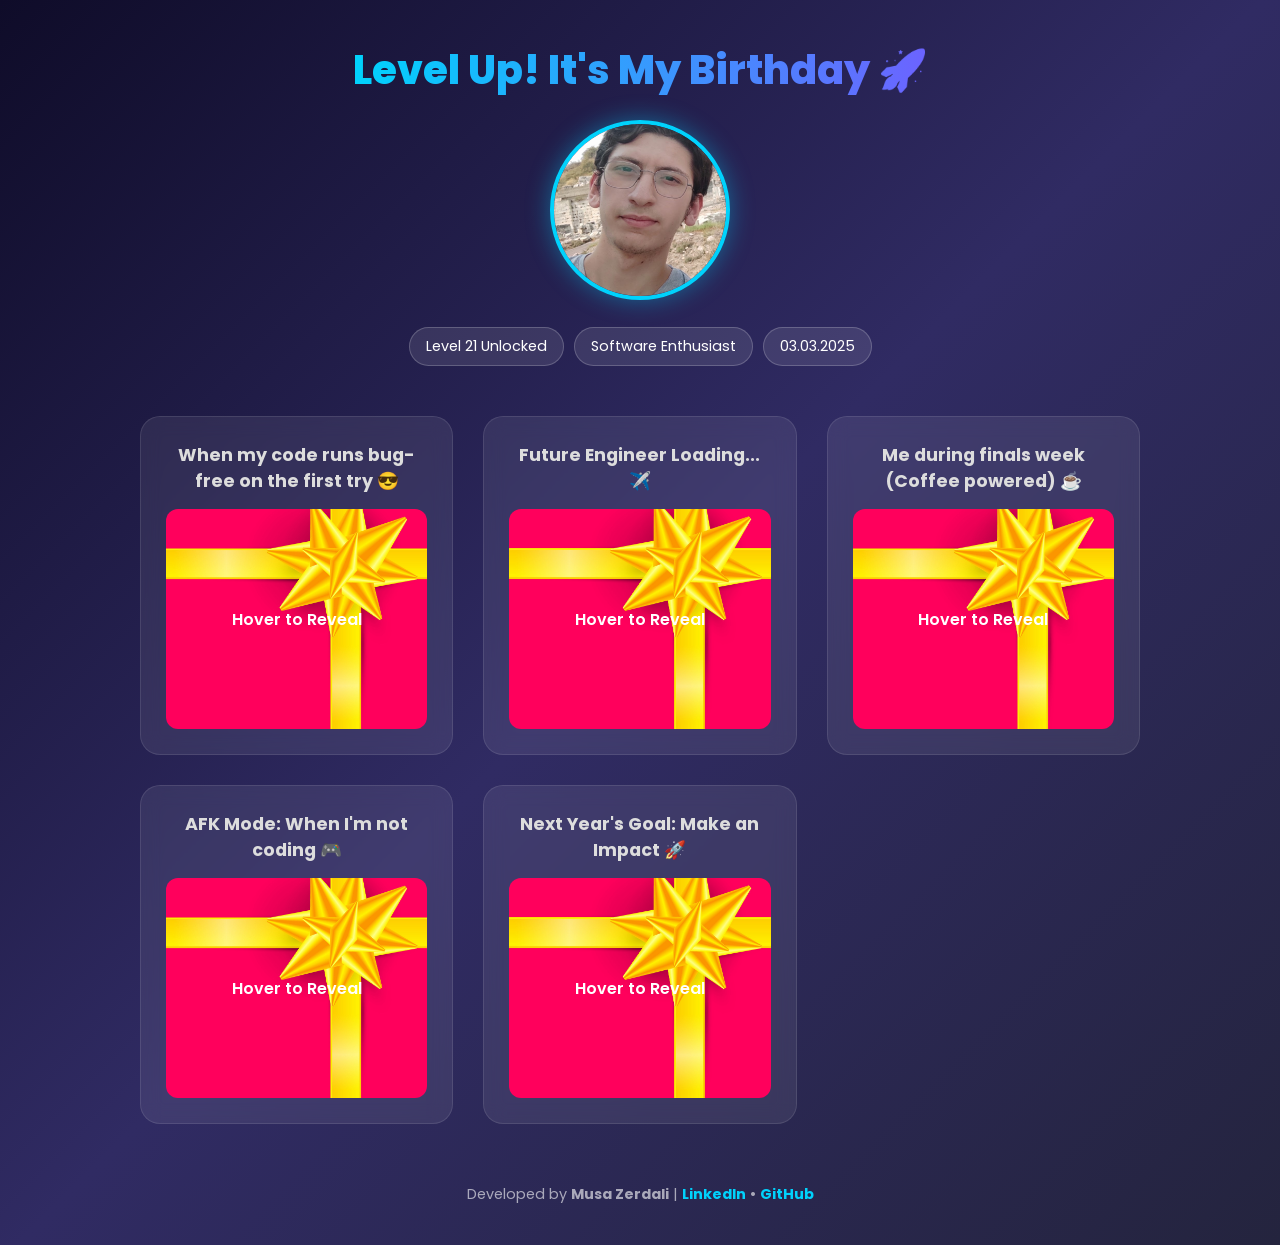
<file: index.html>
<!DOCTYPE html>
<html lang="en">
<head>
    <meta charset="UTF-8">
    <meta name="viewport" content="width=device-width, initial-scale=1.0">
    <title>Level Up: My Birthday Portfolio</title>
    
    <link rel="stylesheet" href="styles.css">

    <link rel="preconnect" href="https://fonts.googleapis.com">
    <link rel="preconnect" href="https://fonts.gstatic.com" crossorigin>
    <link href="https://fonts.googleapis.com/css2?family=Poppins:wght@300;400;600;800&display=swap" rel="stylesheet">
</head>
<body>

    <div id="header">
        <h1>Level Up! It's My Birthday 🚀</h1>
        <img id="profile-img" src="me.jpg" alt="Profile Picture">
        
        <div class="badges">
            <span class="badge">Level 21 Unlocked</span>
            <span class="badge">Software Enthusiast</span>
            <span class="badge">03.03.2025</span>
        </div>
    </div>

    <div class="grid-container">
        
        <div class="card">
            <h2>When my code runs bug-free on the first try 😎</h2>
            <div class="img-box" id="img-code"></div>
        </div>

        <div class="card">
            <h2>Future Engineer Loading... ✈️</h2>
            <div class="img-box" id="img-vision"></div>
        </div>

        <div class="card">
            <h2>Me during finals week (Coffee powered) ☕</h2>
            <div class="img-box" id="img-work"></div>
        </div>

        <div class="card">
            <h2>AFK Mode: When I'm not coding 🎮</h2>
            <div class="img-box" id="img-hobby"></div>
        </div>

        <div class="card">
            <h2>Next Year's Goal: Make an Impact 🚀</h2>
            <div class="img-box" id="img-goal"></div>
        </div>

    </div>

    <footer>
        <p>Developed by <strong>Musa Zerdali</strong> | 
            <a href="https://www.linkedin.com/in/musa-zerdali/" target="_blank">LinkedIn</a> • 
            <a href="https://github.com/Musa637" target="_blank">GitHub</a>
        </p>
    </footer>

</body>
</html>
</file>
<file: styles.css>
:root {
    --primary-color: #6C63FF;
    --accent-color: #00D2FC;
    --card-bg: rgba(255, 255, 255, 0.08);
    --text-color: #ffffff;
    --gradient-bg: linear-gradient(135deg, #0f0c29, #302b63, #24243e);
}

* { 
    box-sizing: border-box; 
    margin: 0; 
    padding: 0; 
}

body {
    font-family: 'Poppins', sans-serif;
    background: var(--gradient-bg);
    color: var(--text-color);
    min-height: 100vh;
    display: flex;
    flex-direction: column;
    align-items: center;
    padding: 40px 20px;
}

#header {
    text-align: center;
    margin-bottom: 50px;
    animation: fadeIn 1.5s ease-in-out;
}

h1 {
    font-weight: 800;
    font-size: 2.5rem;
    margin-bottom: 20px;
    background: linear-gradient(to right, var(--accent-color), var(--primary-color));
    -webkit-background-clip: text;
    background-clip: text;
    -webkit-text-fill-color: transparent;
}

#profile-img {
    width: 180px;
    height: 180px;
    object-fit: cover;
    border-radius: 50%;
    border: 4px solid var(--accent-color);
    box-shadow: 0 0 25px rgba(0, 210, 252, 0.4);
    margin-bottom: 20px;
    transition: transform 0.3s ease;
}

#profile-img:hover { 
    transform: scale(1.05); 
}

.badges { 
    display: flex; 
    gap: 10px; 
    justify-content: center; 
    flex-wrap: wrap; 
}

.badge {
    background: rgba(255, 255, 255, 0.1);
    padding: 8px 16px;
    border-radius: 20px;
    font-size: 0.9rem;
    border: 1px solid rgba(255, 255, 255, 0.2);
}

.grid-container {
    display: grid;
    grid-template-columns: repeat(auto-fit, minmax(280px, 1fr));
    gap: 30px;
    width: 100%;
    max-width: 1000px;
}

.card {
    background: var(--card-bg);
    border-radius: 20px;
    padding: 25px;
    text-align: center;
    backdrop-filter: blur(10px);
    border: 1px solid rgba(255, 255, 255, 0.1);
    transition: transform 0.3s ease, box-shadow 0.3s ease;
}

.card:hover {
    transform: translateY(-10px);
    box-shadow: 0 15px 30px rgba(0, 0, 0, 0.4);
    border-color: var(--accent-color);
}

.card h2 { 
    font-size: 1.1rem; 
    margin-bottom: 15px; 
    color: #ddd; 
}

.img-box {
    width: 100%;
    height: 220px;
    border-radius: 12px;
    background-color: #333;
    background-size: cover;
    background-position: center;
    position: relative;
    /* Varsayılan Kapak Resmi */
    background-image: url('gift-cover.jpg'); 
}

/* Hover Efekti (Yazı) */
.img-box::after {
    content: 'Hover to Reveal';
    position: absolute;
    top: 50%; left: 50%;
    transform: translate(-50%, -50%);
    font-weight: 600;
    opacity: 1;
    transition: opacity 0.3s;
}

.img-box:hover::after { 
    opacity: 0; 
}

/* --- GIF TANIMLAMALARI --- */
/* Bu dosyalar klasörde olmalı */
#img-code:hover { background-image: url('code-success.gif'); }
#img-vision:hover { background-image: url('engineer.gif'); }
#img-work:hover { background-image: url('hardwork.gif'); }
#img-hobby:hover { background-image: url('hobby.gif'); }
#img-goal:hover { background-image: url('rocket.gif'); }

footer {
    margin-top: 60px;
    text-align: center;
    font-size: 0.9rem;
    color: rgba(255,255,255,0.6);
}

footer a { 
    color: var(--accent-color); 
    text-decoration: none; 
    font-weight: bold; 
}

@keyframes fadeIn {
    from { opacity: 0; transform: translateY(20px); }
    to { opacity: 1; transform: translateY(0); }
}
</file>
<file: birthday gift/styles.css>
:root {
    --primary-color: #6C63FF;
    --accent-color: #00D2FC;
    --card-bg: rgba(255, 255, 255, 0.08);
    --text-color: #ffffff;
    --gradient-bg: linear-gradient(135deg, #0f0c29, #302b63, #24243e);
}

* { 
    box-sizing: border-box; 
    margin: 0; 
    padding: 0; 
}

body {
    font-family: 'Poppins', sans-serif;
    background: var(--gradient-bg);
    color: var(--text-color);
    min-height: 100vh;
    display: flex;
    flex-direction: column;
    align-items: center;
    padding: 40px 20px;
}

#header {
    text-align: center;
    margin-bottom: 50px;
    animation: fadeIn 1.5s ease-in-out;
}

h1 {
    font-weight: 800;
    font-size: 2.5rem;
    margin-bottom: 20px;
    background: linear-gradient(to right, var(--accent-color), var(--primary-color));
    -webkit-background-clip: text;
    background-clip: text;
    -webkit-text-fill-color: transparent;
}

#profile-img {
    width: 180px;
    height: 180px;
    object-fit: cover;
    border-radius: 50%;
    border: 4px solid var(--accent-color);
    box-shadow: 0 0 25px rgba(0, 210, 252, 0.4);
    margin-bottom: 20px;
    transition: transform 0.3s ease;
}

#profile-img:hover { 
    transform: scale(1.05); 
}

.badges { 
    display: flex; 
    gap: 10px; 
    justify-content: center; 
    flex-wrap: wrap; 
}

.badge {
    background: rgba(255, 255, 255, 0.1);
    padding: 8px 16px;
    border-radius: 20px;
    font-size: 0.9rem;
    border: 1px solid rgba(255, 255, 255, 0.2);
}

.grid-container {
    display: grid;
    grid-template-columns: repeat(auto-fit, minmax(280px, 1fr));
    gap: 30px;
    width: 100%;
    max-width: 1000px;
}

.card {
    background: var(--card-bg);
    border-radius: 20px;
    padding: 25px;
    text-align: center;
    backdrop-filter: blur(10px);
    border: 1px solid rgba(255, 255, 255, 0.1);
    transition: transform 0.3s ease, box-shadow 0.3s ease;
}

.card:hover {
    transform: translateY(-10px);
    box-shadow: 0 15px 30px rgba(0, 0, 0, 0.4);
    border-color: var(--accent-color);
}

.card h2 { 
    font-size: 1.1rem; 
    margin-bottom: 15px; 
    color: #ddd; 
}

.img-box {
    width: 100%;
    height: 220px;
    border-radius: 12px;
    background-color: #333;
    background-size: cover;
    background-position: center;
    position: relative;
    /* Varsayılan Kapak Resmi */
    background-image: url('gift-cover.jpg'); 
}

/* Hover Efekti (Yazı) */
.img-box::after {
    content: 'Hover to Reveal';
    position: absolute;
    top: 50%; left: 50%;
    transform: translate(-50%, -50%);
    font-weight: 600;
    opacity: 1;
    transition: opacity 0.3s;
}

.img-box:hover::after { 
    opacity: 0; 
}

/* --- GIF TANIMLAMALARI --- */
/* Bu dosyalar klasörde olmalı */
#img-code:hover { background-image: url('code-success.gif'); }
#img-vision:hover { background-image: url('engineer.gif'); }
#img-work:hover { background-image: url('hardwork.gif'); }
#img-hobby:hover { background-image: url('hobby.gif'); }
#img-goal:hover { background-image: url('rocket.gif'); }

footer {
    margin-top: 60px;
    text-align: center;
    font-size: 0.9rem;
    color: rgba(255,255,255,0.6);
}

footer a { 
    color: var(--accent-color); 
    text-decoration: none; 
    font-weight: bold; 
}

@keyframes fadeIn {
    from { opacity: 0; transform: translateY(20px); }
    to { opacity: 1; transform: translateY(0); }
}
</file>
